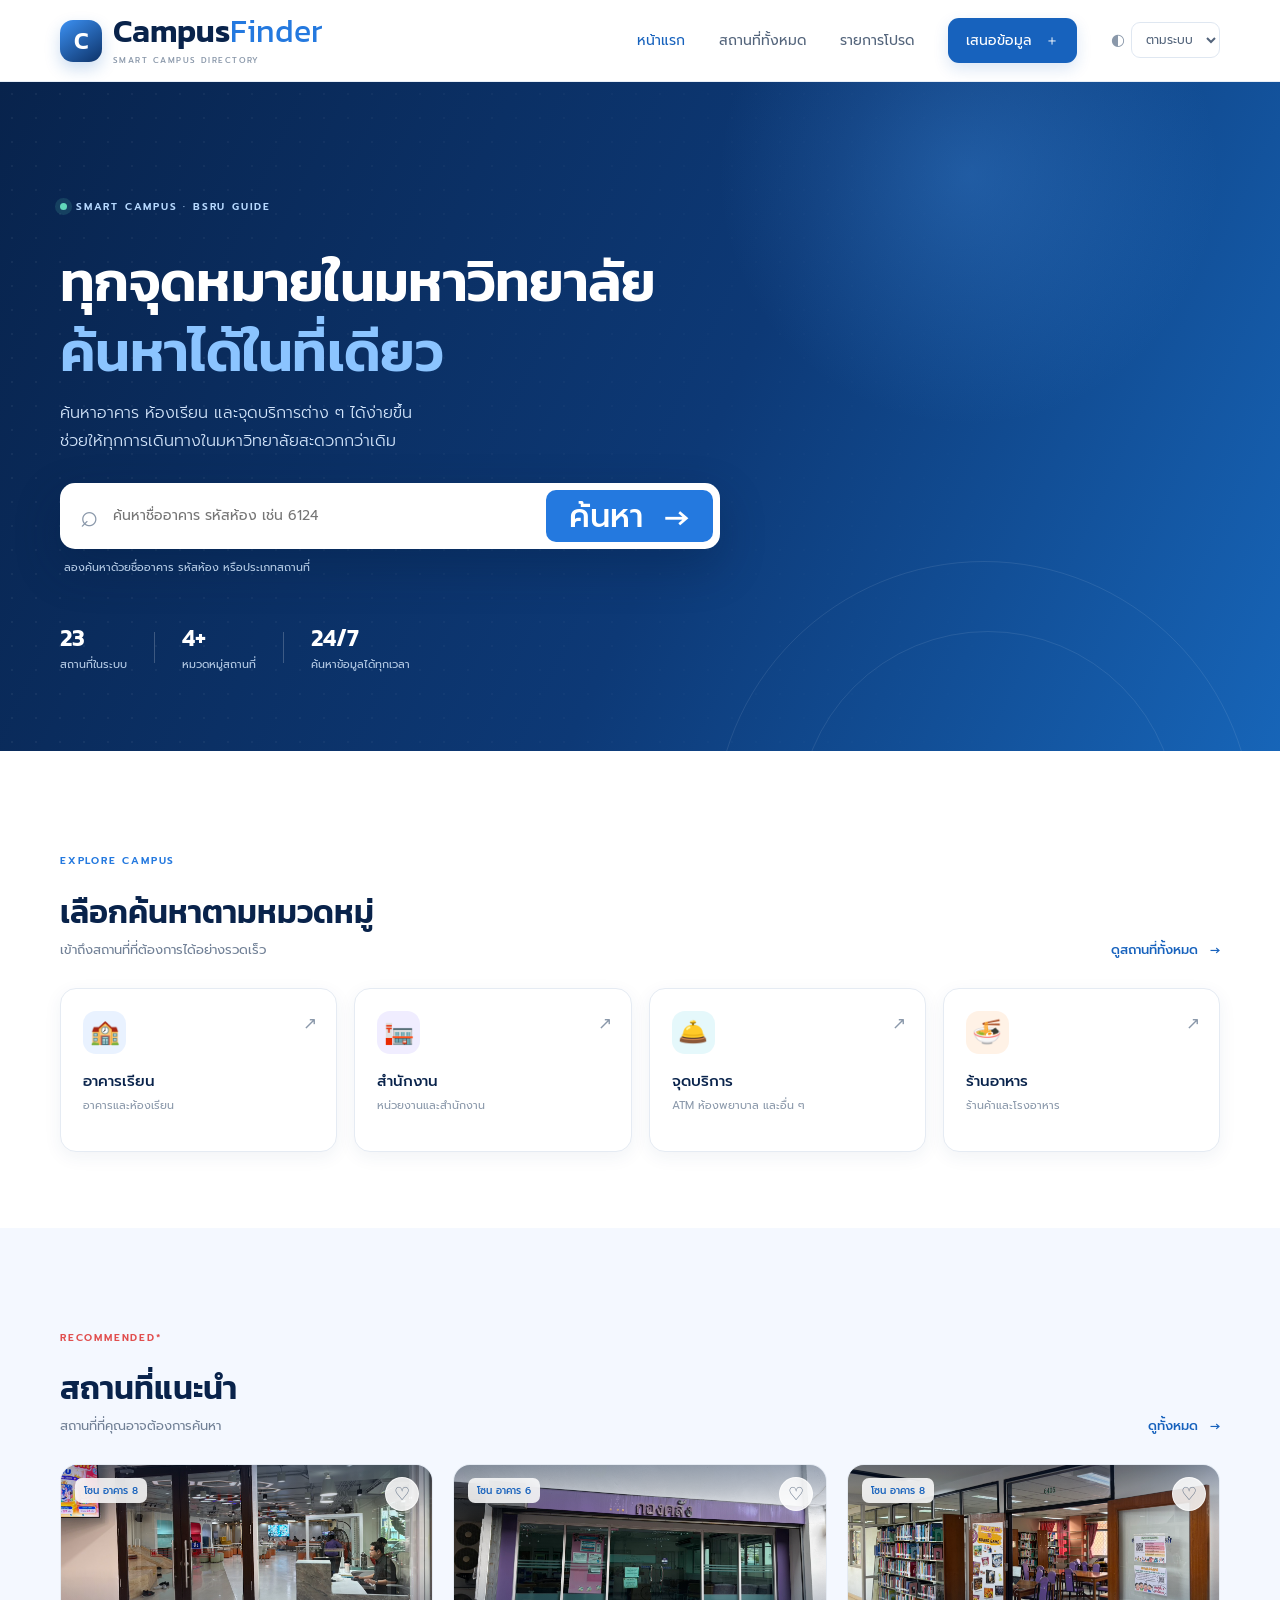
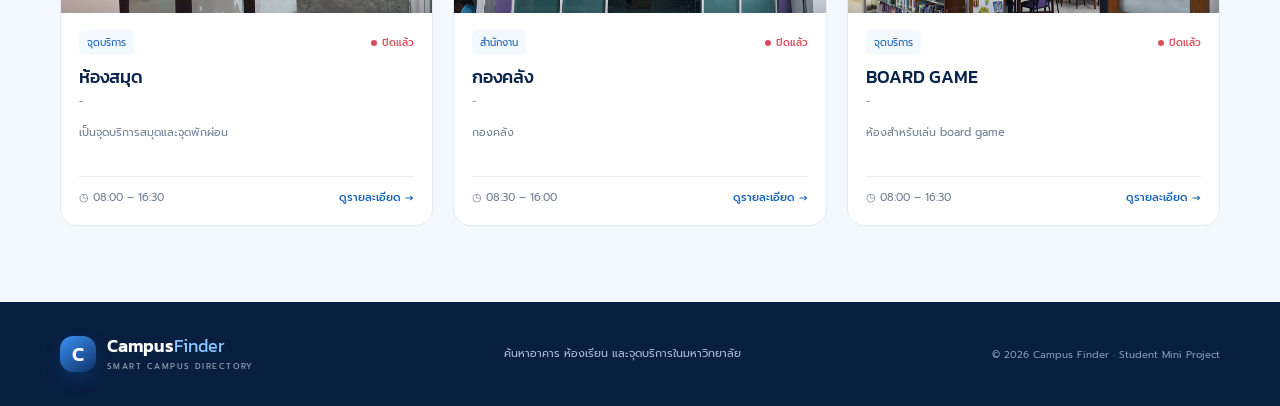
<file: index.html>
<!doctype html>
<html lang="th">
<head>
  <meta charset="utf-8">
  <meta name="viewport" content="width=device-width, initial-scale=1">
  <meta name="description" content="Campus Finder เว็บไซต์ค้นหาอาคาร ห้องเรียน และจุดบริการภายในมหาวิทยาลัย">
  <title>Campus Finder | ค้นหาสถานที่ในมหาวิทยาลัย</title>

  <link rel="preconnect" href="https://fonts.googleapis.com">
  <link rel="preconnect" href="https://fonts.gstatic.com" crossorigin>
  <link href="https://fonts.googleapis.com/css2?family=Kanit:wght@300;400;500;600;700&family=Prompt:wght@300;400;500;600;700&display=swap" rel="stylesheet">

  <script src="js/theme.js"></script>

  <link rel="stylesheet" href="css/style.css">
  <script src="js/main.js" defer></script>
  <script src="js/home.js" defer></script>
</head>
<body>

  <header class="site-header">
    <nav class="nav container" aria-label="เมนูหลัก">
      <a class="brand" href="index.html">
        <span class="brand-mark">C</span>
        <span>Campus<span class="brand-light">Finder</span><small>SMART CAMPUS DIRECTORY</small></span>
      </a>
      <button class="menu-toggle" aria-label="เปิดเมนู" aria-expanded="false">☰</button>
      <div class="nav-links">
        <a class="active" href="index.html">หน้าแรก</a>
        <a href="places.html">สถานที่ทั้งหมด</a>
        <a href="favorites.html">รายการโปรด</a>
        <a class="nav-cta" href="suggest.html">เสนอข้อมูล <span>＋</span></a>
        <div class="theme-switch">
          <span aria-hidden="true">◐</span>
          <label class="sr-only" for="theme-select">เลือกธีมหน้าจอ</label>
          <select class="theme-select" id="theme-select">
            <option value="system">ตามระบบ</option>
            <option value="light">สว่าง</option>
            <option value="dark">มืด</option>
          </select>
        </div>
      </div>
    </nav>
  </header>

  <main>
    <section class="hero">
      <div class="hero-glow"></div>
      <div class="container hero-content">
        <div class="eyebrow"><span class="pulse-dot"></span> SMART CAMPUS · BSRU GUIDE</div>
        <h1>ทุกจุดหมายในมหาวิทยาลัย<br><span>ค้นหาได้ในที่เดียว</span></h1>
        <p class="hero-copy">
          ค้นหาอาคาร ห้องเรียน และจุดบริการต่าง ๆ ได้ง่ายขึ้น<br class="desktop-only">
          ช่วยให้ทุกการเดินทางในมหาวิทยาลัยสะดวกกว่าเดิม
        </p>

        <form class="hero-search" id="home-search">
          <span class="search-icon" aria-hidden="true">⌕</span>
          <label class="sr-only" for="home-query">ค้นหาชื่ออาคารหรือรหัสห้อง</label>
          <input id="home-query" name="q" type="search" placeholder="ค้นหาชื่ออาคาร รหัสห้อง เช่น 6124" autocomplete="off">
          <button type="submit">ค้นหา <span>→</span></button>
        </form>
        <p class="search-hint">ลองค้นหาด้วยชื่ออาคาร รหัสห้อง หรือประเภทสถานที่</p>

        <div class="hero-stats">
          <div><strong id="total-places">—</strong><span>สถานที่ในระบบ</span></div>
          <i></i>
          <div><strong>4+</strong><span>หมวดหมู่สถานที่</span></div>
          <i></i>
          <div><strong>24/7</strong><span>ค้นหาข้อมูลได้ทุกเวลา</span></div>
        </div>
      </div>
      <div class="hero-orb orb-one"></div>
      <div class="hero-orb orb-two"></div>
    </section>

    <section class="section container">
      <div class="section-heading">
        <div>
          <span class="eyebrow blue">EXPLORE CAMPUS</span>
          <h2 font-size=32px>เลือกค้นหาตามหมวดหมู่</h2>
          <p>เข้าถึงสถานที่ที่ต้องการได้อย่างรวดเร็ว</p>
        </div>
        <a class="text-link" href="places.html">ดูสถานที่ทั้งหมด <span>→</span></a>
      </div>

      <div class="category-grid">
        <a class="category-card" href="places.html?type=อาคารเรียน">
          <span class="category-icon icon-blue">🏫</span>
          <strong>อาคารเรียน</strong>
          <small>อาคารและห้องเรียน</small>
          <span class="category-arrow">↗</span>
        </a>
        <a class="category-card" href="places.html?type=สำนักงาน">
          <span class="category-icon icon-violet">🏣</span>
          <strong>สำนักงาน</strong>
          <small>หน่วยงานและสำนักงาน</small>
          <span class="category-arrow">↗</span>
        </a>
        <a class="category-card" href="places.html?type=จุดบริการ">
          <span class="category-icon icon-cyan">🛎️</span>
          <strong>จุดบริการ</strong>
          <small>ATM ห้องพยาบาล และอื่น ๆ</small>
          <span class="category-arrow">↗</span>
        </a>
        <a class="category-card" href="places.html?type=ร้านอาหาร">
          <span class="category-icon icon-orange">🍜</span>
          <strong>ร้านอาหาร</strong>
          <small>ร้านค้าและโรงอาหาร</small>
          <span class="category-arrow">↗</span>
        </a>
      </div>
    </section>

    <section class="section section-soft">
      <div class="container">
        <div class="section-heading">
          <div>
            <span class="eyebrow red">RECOMMENDED*</span>
            <h2>สถานที่แนะนำ</h2>
            <p>สถานที่ที่คุณอาจต้องการค้นหา</p>
          </div>
          <a class="text-link" href="places.html">ดูทั้งหมด <span>→</span></a>
        </div>
        <div class="place-grid" id="featured-places">
          <div class="loading-state">กำลังโหลดข้อมูลสถานที่...</div>
        </div>
      </div>
    </section>

  <footer class="site-footer">
    <div class="container footer-inner">
      <a class="brand footer-brand" href="index.html">
        <span class="brand-mark">C</span>
        <span>Campus<span class="brand-light">Finder</span><small>SMART CAMPUS DIRECTORY</small></span>
      </a>
      <p>ค้นหาอาคาร ห้องเรียน และจุดบริการในมหาวิทยาลัย</p>
      <small>© 2026 Campus Finder · Student Mini Project</small>
    </div>
  </footer>
</body>
</html>
</file>
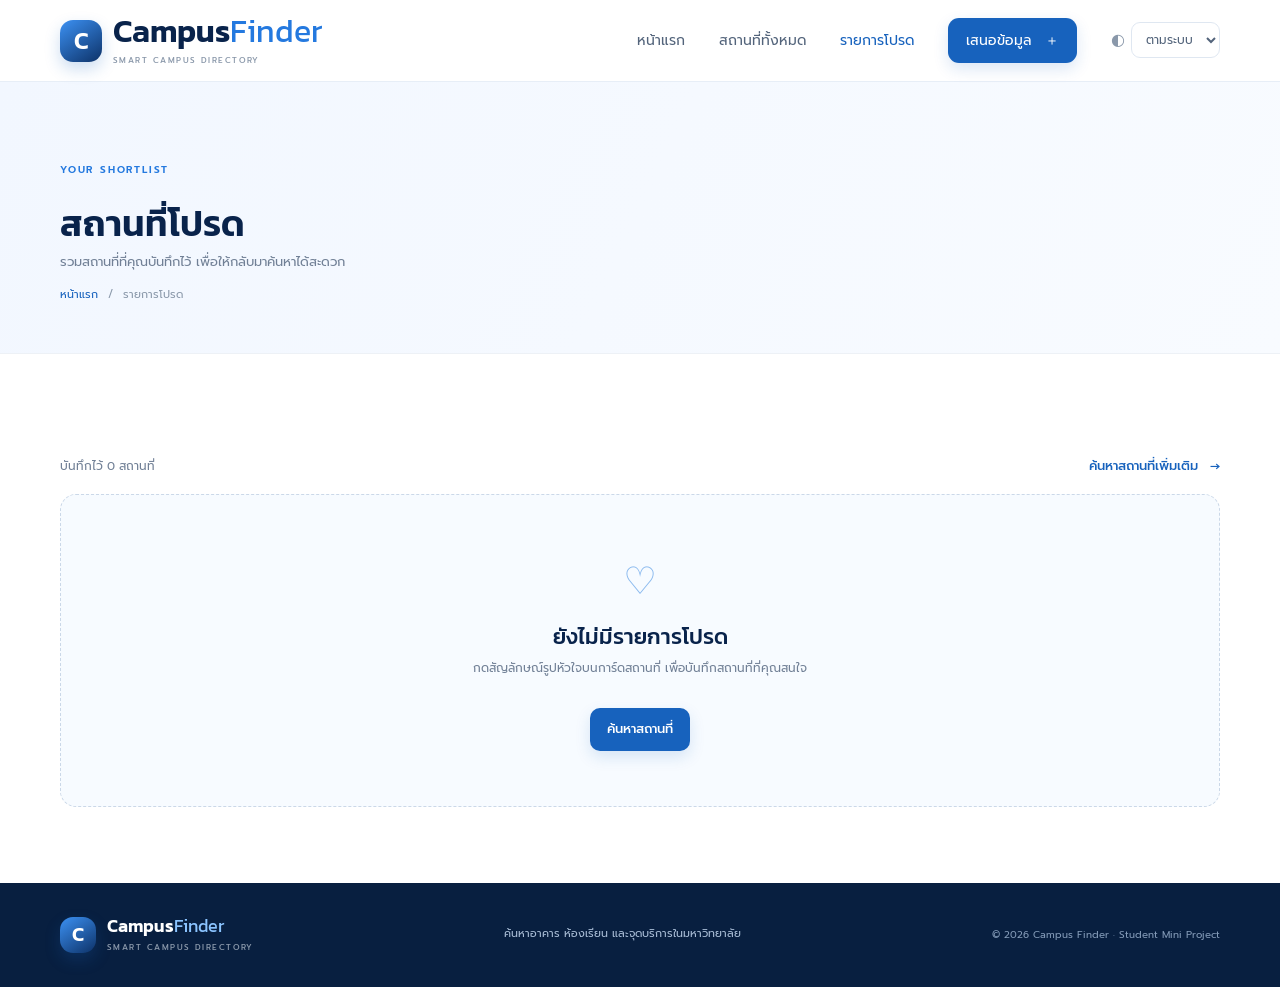
<file: favorites.html>
<!doctype html>
<html lang="th">
<head>
  <meta charset="utf-8">
  <meta name="viewport" content="width=device-width, initial-scale=1">
  <meta name="description" content="สถานที่โปรดของคุณ">
  <title>รายการโปรด | Campus Finder</title>

  <link rel="preconnect" href="https://fonts.googleapis.com">
  <link rel="preconnect" href="https://fonts.gstatic.com" crossorigin>
  <link href="https://fonts.googleapis.com/css2?family=Kanit:wght@300;400;500;600;700&family=Prompt:wght@300;400;500;600;700&display=swap" rel="stylesheet">

  <script src="js/theme.js"></script>

  <link rel="stylesheet" href="css/style.css">
  <script src="js/main.js" defer></script>
  <script src="js/favorites.js" defer></script>
</head>
<body>

  <header class="site-header">
    <nav class="nav container" aria-label="เมนูหลัก">
      <a class="brand" href="index.html">
        <span class="brand-mark">C</span>
        <span>Campus<span class="brand-light">Finder</span><small>SMART CAMPUS DIRECTORY</small></span>
      </a>
      <button class="menu-toggle" aria-label="เปิดเมนู" aria-expanded="false">☰</button>
      <div class="nav-links">
        <a href="index.html">หน้าแรก</a>
        <a href="places.html">สถานที่ทั้งหมด</a>
        <a class="active" href="favorites.html">รายการโปรด</a>
        <a class="nav-cta" href="suggest.html">เสนอข้อมูล <span>＋</span></a>
        <div class="theme-switch">
          <span aria-hidden="true">◐</span>
          <label class="sr-only" for="theme-select">เลือกธีมหน้าจอ</label>
          <select class="theme-select" id="theme-select">
            <option value="system">ตามระบบ</option>
            <option value="light">สว่าง</option>
            <option value="dark">มืด</option>
          </select>
        </div>
      </div>
    </nav>
  </header>

  <main>
    <section class="page-banner">
      <div class="container">
        <span class="eyebrow blue">YOUR SHORTLIST</span>
        <h1>สถานที่โปรด</h1>
        <p>รวมสถานที่ที่คุณบันทึกไว้ เพื่อให้กลับมาค้นหาได้สะดวก</p>
        <div class="breadcrumb">
          <a href="index.html">หน้าแรก</a>
          <span>/</span>
          <span>รายการโปรด</span>
        </div>
      </div>
    </section>

    <section class="section container">
      <div class="results-toolbar">
        <p id="favorite-count" aria-live="polite">สถานที่ที่บันทึกไว้</p>
        <a class="text-link" href="places.html">ค้นหาสถานที่เพิ่มเติม <span>→</span></a>
      </div>

      <div class="place-grid" id="favorites-list"></div>

      <div class="empty-state hidden" id="favorites-empty">
        <span>♡</span>
        <h2>ยังไม่มีรายการโปรด</h2>
        <p>กดสัญลักษณ์รูปหัวใจบนการ์ดสถานที่ เพื่อบันทึกสถานที่ที่คุณสนใจ</p>
        <a class="button button-primary" href="places.html">ค้นหาสถานที่</a>
      </div>
    </section>
  </main>

  <footer class="site-footer">
    <div class="container footer-inner">
      <a class="brand footer-brand" href="index.html">
        <span class="brand-mark">C</span>
        <span>Campus<span class="brand-light">Finder</span><small>SMART CAMPUS DIRECTORY</small></span>
      </a>
      <p>ค้นหาอาคาร ห้องเรียน และจุดบริการในมหาวิทยาลัย</p>
      <small>© 2026 Campus Finder · Student Mini Project</small>
    </div>
  </footer>
</body>
</html>
</file>
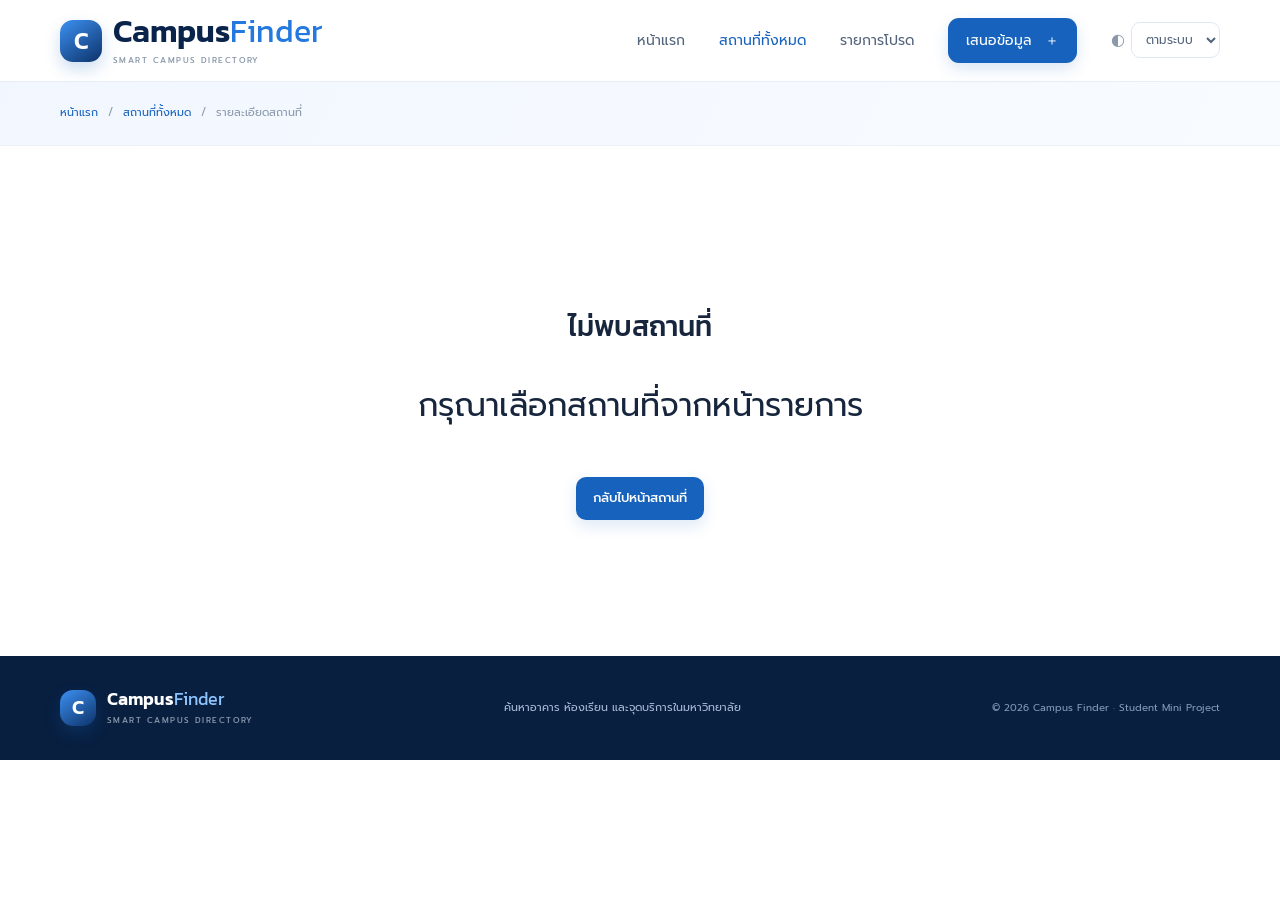
<file: place.html>
<!doctype html>
<html lang="th">
<head>
  <meta charset="utf-8">
  <meta name="viewport" content="width=device-width, initial-scale=1">
  <meta name="description" content="รายละเอียดสถานที่ภายในมหาวิทยาลัย">
  <title>รายละเอียดสถานที่ | Campus Finder</title>

  <link rel="preconnect" href="https://fonts.googleapis.com">
  <link rel="preconnect" href="https://fonts.gstatic.com" crossorigin>
  <link href="https://fonts.googleapis.com/css2?family=Kanit:wght@300;400;500;600;700&family=Prompt:wght@300;400;500;600;700&display=swap" rel="stylesheet">

  <script src="js/theme.js"></script>

  <link rel="stylesheet" href="css/style.css">
  <script src="js/main.js" defer></script>
  <script src="js/place.js" defer></script>
</head>
<body>

  <header class="site-header">
    <nav class="nav container" aria-label="เมนูหลัก">
      <a class="brand" href="index.html">
        <span class="brand-mark">C</span>
        <span>Campus<span class="brand-light">Finder</span><small>SMART CAMPUS DIRECTORY</small></span>
      </a>
      <button class="menu-toggle" aria-label="เปิดเมนู" aria-expanded="false">☰</button>
      <div class="nav-links">
        <a href="index.html">หน้าแรก</a>
        <a class="active" href="places.html">สถานที่ทั้งหมด</a>
        <a href="favorites.html">รายการโปรด</a>
        <a class="nav-cta" href="suggest.html">เสนอข้อมูล <span>＋</span></a>
        <div class="theme-switch">
          <span aria-hidden="true">◐</span>
          <label class="sr-only" for="theme-select">เลือกธีมหน้าจอ</label>
          <select class="theme-select" id="theme-select">
            <option value="system">ตามระบบ</option>
            <option value="light">สว่าง</option>
            <option value="dark">มืด</option>
          </select>
        </div>
      </div>
    </nav>
  </header>

  <main>
    <section class="page-banner compact-banner">
      <div class="container">
        <div class="breadcrumb">
          <a href="index.html">หน้าแรก</a>
          <span>/</span>
          <a href="places.html">สถานที่ทั้งหมด</a>
          <span>/</span>
          <span>รายละเอียดสถานที่</span>
        </div>
      </div>
    </section>

    <section class="section container" id="place-detail">
      <div class="loading-state">กำลังโหลดรายละเอียด...</div>
    </section>
  </main>

  <footer class="site-footer">
    <div class="container footer-inner">
      <a class="brand footer-brand" href="index.html">
        <span class="brand-mark">C</span>
        <span>Campus<span class="brand-light">Finder</span><small>SMART CAMPUS DIRECTORY</small></span>
      </a>
      <p>ค้นหาอาคาร ห้องเรียน และจุดบริการในมหาวิทยาลัย</p>
      <small>© 2026 Campus Finder · Student Mini Project</small>
    </div>
  </footer>
</body>
</html>
</file>
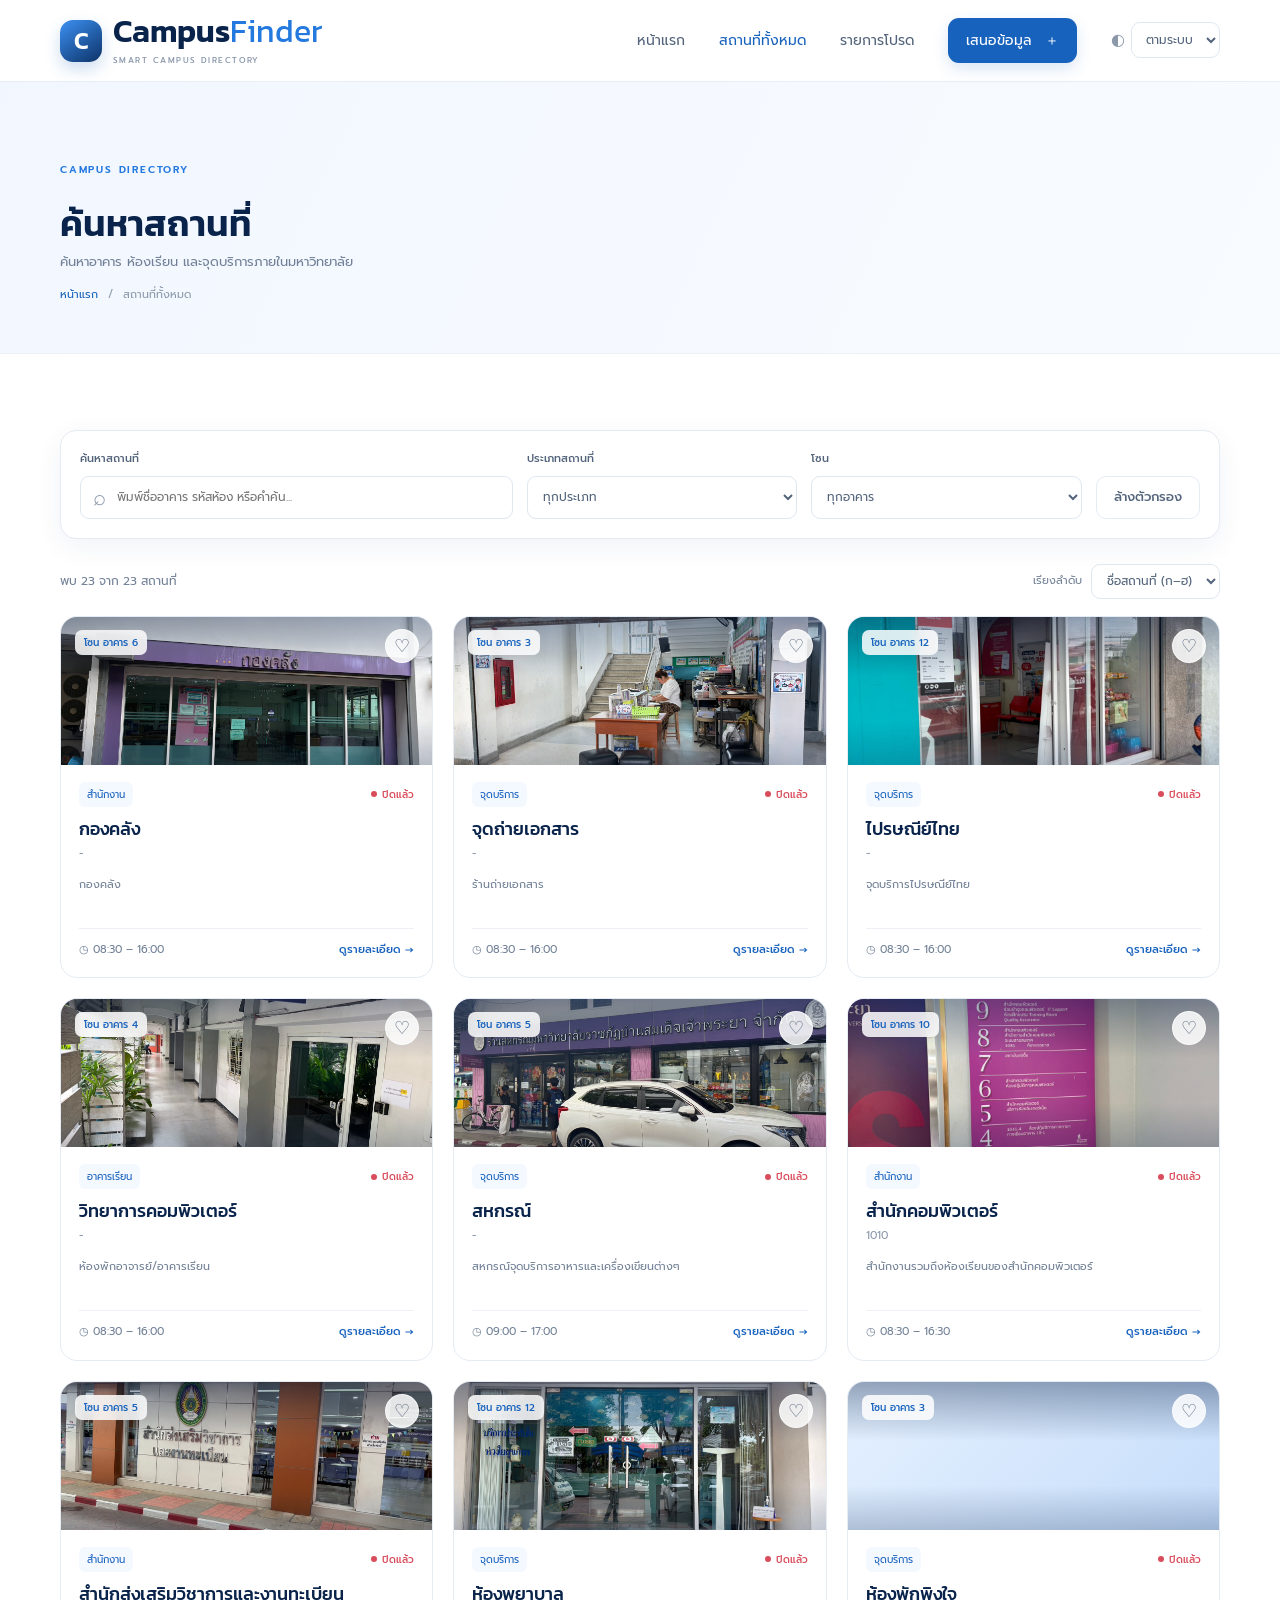
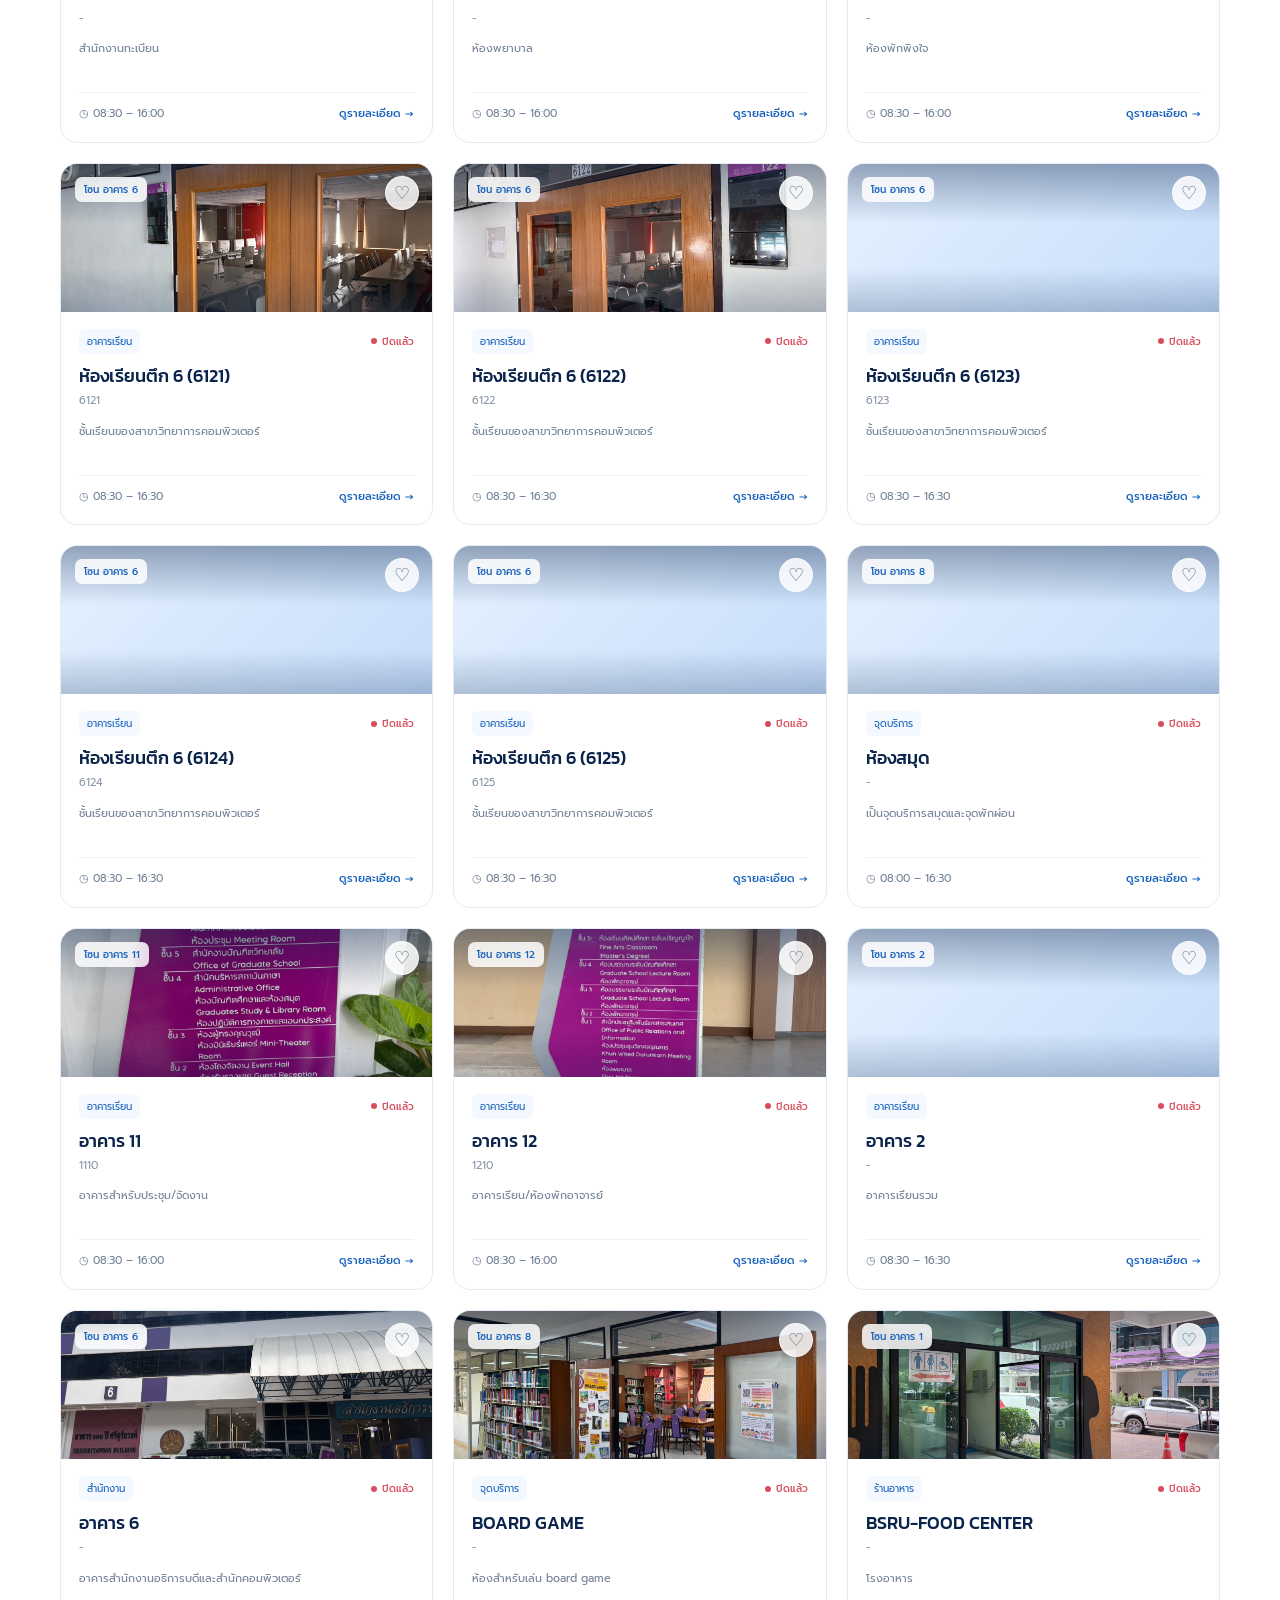
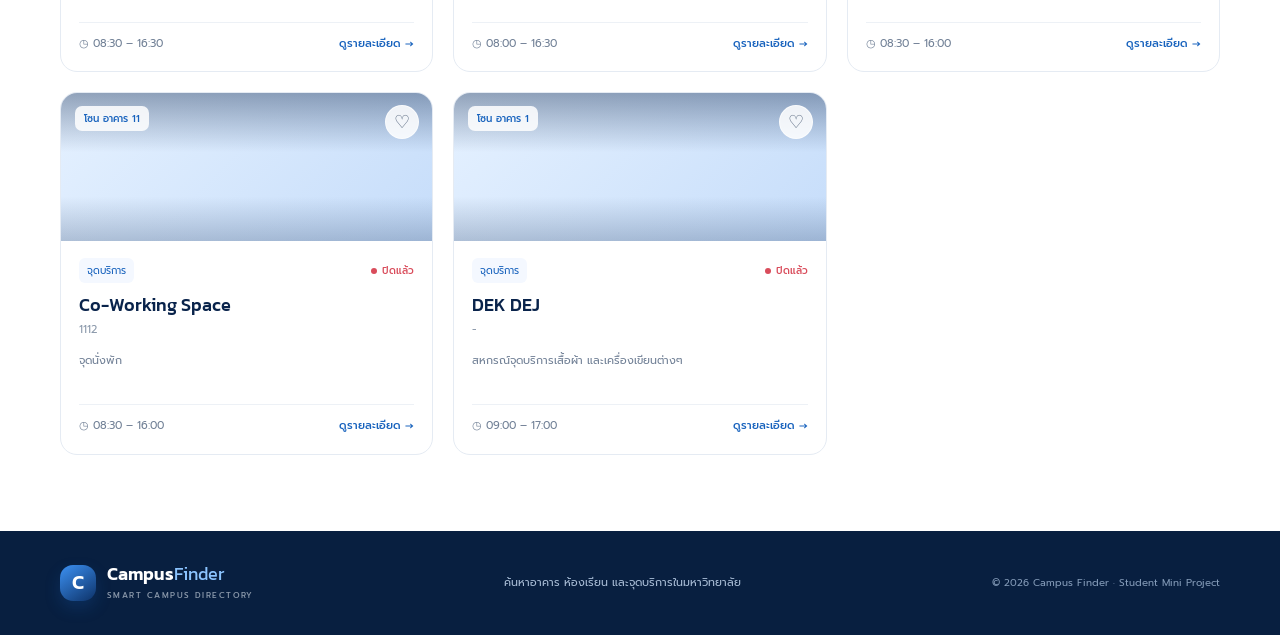
<file: places.html>
<!doctype html>
<html lang="th">
<head>
  <meta charset="utf-8">
  <meta name="viewport" content="width=device-width, initial-scale=1">
  <meta name="description" content="ค้นหาและกรองสถานที่ภายในมหาวิทยาลัย">
  <title>สถานที่ทั้งหมด | Campus Finder</title>

  <link rel="preconnect" href="https://fonts.googleapis.com">
  <link rel="preconnect" href="https://fonts.gstatic.com" crossorigin>
  <link href="https://fonts.googleapis.com/css2?family=Kanit:wght@300;400;500;600;700&family=Prompt:wght@300;400;500;600;700&display=swap" rel="stylesheet">

  <script src="js/theme.js"></script>

  <link rel="stylesheet" href="css/style.css">
  <script src="js/main.js" defer></script>
  <script src="js/places.js" defer></script>
</head>
<body>

  <header class="site-header">
    <nav class="nav container" aria-label="เมนูหลัก">
      <a class="brand" href="index.html">
        <span class="brand-mark">C</span>
        <span>Campus<span class="brand-light">Finder</span><small>SMART CAMPUS DIRECTORY</small></span>
      </a>
      <button class="menu-toggle" aria-label="เปิดเมนู" aria-expanded="false">☰</button>
      <div class="nav-links">
        <a href="index.html">หน้าแรก</a>
        <a class="active" href="places.html">สถานที่ทั้งหมด</a>
        <a href="favorites.html">รายการโปรด</a>
        <a class="nav-cta" href="suggest.html">เสนอข้อมูล <span>＋</span></a>
        <div class="theme-switch">
          <span aria-hidden="true">◐</span>
          <label class="sr-only" for="theme-select">เลือกธีมหน้าจอ</label>
          <select class="theme-select" id="theme-select">
            <option value="system">ตามระบบ</option>
            <option value="light">สว่าง</option>
            <option value="dark">มืด</option>
          </select>
        </div>
      </div>
    </nav>
  </header>

  <main>
    <section class="page-banner">
      <div class="container">
        <span class="eyebrow blue">CAMPUS DIRECTORY</span>
        <h1>ค้นหาสถานที่</h1>
        <p>ค้นหาอาคาร ห้องเรียน และจุดบริการภายในมหาวิทยาลัย</p>
        <div class="breadcrumb">
          <a href="index.html">หน้าแรก</a>
          <span>/</span>
          <span>สถานที่ทั้งหมด</span>
        </div>
      </div>
    </section>

    <section class="section container">
      <div class="filter-panel">
        <div class="filter-search">
          <label for="place-search">ค้นหาสถานที่</label>
          <div class="input-with-icon">
            <span>⌕</span>
            <input id="place-search" type="search" placeholder="พิมพ์ชื่ออาคาร รหัสห้อง หรือคำค้น..." autocomplete="off">
          </div>
        </div>

        <div class="filter-field">
          <label for="type-filter">ประเภทสถานที่</label>
          <select id="type-filter">
            <option value="">ทุกประเภท</option>
            <option>อาคารเรียน</option>
            <option>สำนักงาน</option>
            <option>จุดบริการ</option>
            <option>ร้านอาหาร</option>
          </select>
        </div>

        <div class="filter-field">
          <label for="zone-filter">โซน</label>
          <select id="zone-filter">
            <option value="">ทุกอาคาร</option>
          </select>
        </div>

        <button class="button button-ghost filter-reset" id="reset-filters" type="button">ล้างตัวกรอง</button>
      </div>

      <div class="results-toolbar">
        <p id="result-count" aria-live="polite">กำลังโหลด...</p>
        <label class="sort-control" for="sort-filter">
          เรียงลำดับ
          <select id="sort-filter">
            <option value="name">ชื่อสถานที่ (ก–ฮ)</option>
            <option value="zone">อาคาร</option>
          </select>
        </label>
      </div>

      <div class="place-grid" id="places-list">
        <div class="loading-state">กำลังโหลดข้อมูลสถานที่...</div>
      </div>

      <div class="empty-state hidden" id="empty-state">
        <span>⌕</span>
        <h2>ไม่พบสถานที่ที่ค้นหา</h2>
        <p>ลองเปลี่ยนคำค้นหาหรือล้างตัวกรอง</p>
        <button class="button button-primary" id="empty-reset" type="button">ล้างตัวกรอง</button>
      </div>
    </section>
  </main>

  <footer class="site-footer">
    <div class="container footer-inner">
      <a class="brand footer-brand" href="index.html">
        <span class="brand-mark">C</span>
        <span>Campus<span class="brand-light">Finder</span><small>SMART CAMPUS DIRECTORY</small></span>
      </a>
      <p>ค้นหาอาคาร ห้องเรียน และจุดบริการในมหาวิทยาลัย</p>
      <small>© 2026 Campus Finder · Student Mini Project</small>
    </div>
  </footer>
</body>
</html>
</file>
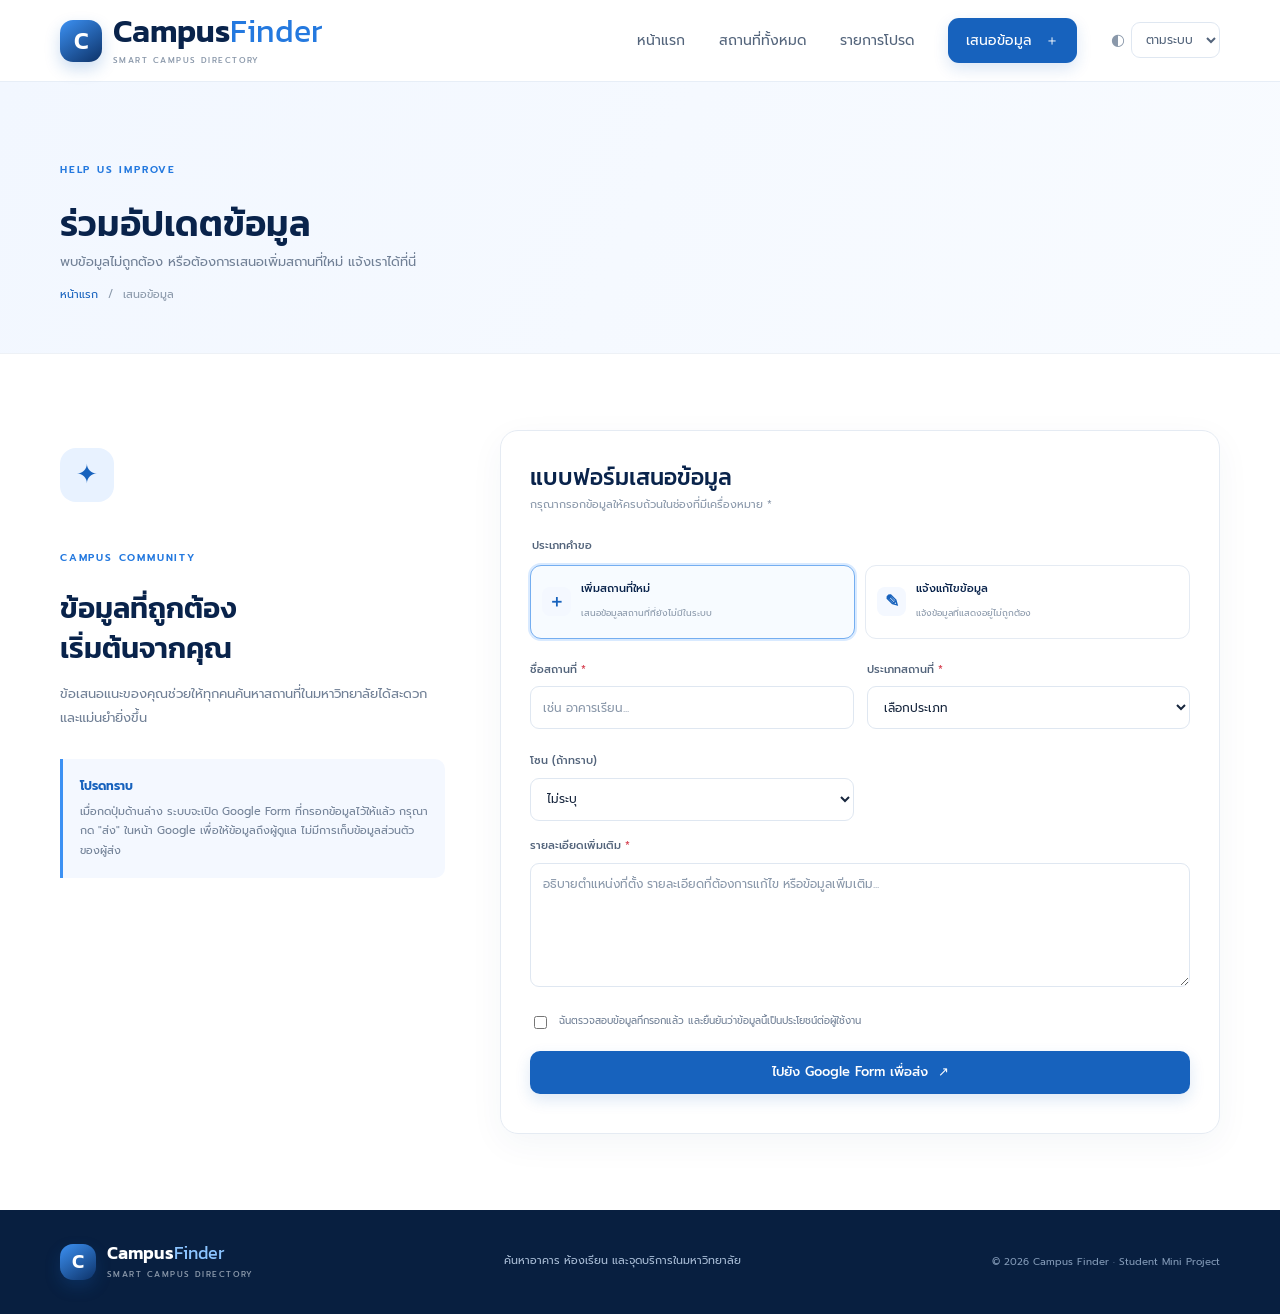
<file: suggest.html>
<!doctype html>
<html lang="th">
<head>
  <meta charset="utf-8">
  <meta name="viewport" content="width=device-width, initial-scale=1">
  <meta name="description" content="เสนอเพิ่มสถานที่หรือแจ้งแก้ไขข้อมูล">
  <title>เสนอข้อมูล | Campus Finder</title>

  <link rel="preconnect" href="https://fonts.googleapis.com">
  <link rel="preconnect" href="https://fonts.gstatic.com" crossorigin>
  <link href="https://fonts.googleapis.com/css2?family=Kanit:wght@300;400;500;600;700&family=Prompt:wght@300;400;500;600;700&display=swap" rel="stylesheet">

  <script src="js/theme.js"></script>

  <link rel="stylesheet" href="css/style.css">
  <script src="js/main.js" defer></script>
  <script src="js/suggest.js" defer></script>
</head>
<body>

  <header class="site-header">
    <nav class="nav container" aria-label="เมนูหลัก">
      <a class="brand" href="index.html">
        <span class="brand-mark">C</span>
        <span>Campus<span class="brand-light">Finder</span><small>SMART CAMPUS DIRECTORY</small></span>
      </a>
      <button class="menu-toggle" aria-label="เปิดเมนู" aria-expanded="false">☰</button>
      <div class="nav-links">
        <a href="index.html">หน้าแรก</a>
        <a href="places.html">สถานที่ทั้งหมด</a>
        <a href="favorites.html">รายการโปรด</a>
        <a class="nav-cta active" href="suggest.html">เสนอข้อมูล <span>＋</span></a>
        <div class="theme-switch">
          <span aria-hidden="true">◐</span>
          <label class="sr-only" for="theme-select">เลือกธีมหน้าจอ</label>
          <select class="theme-select" id="theme-select">
            <option value="system">ตามระบบ</option>
            <option value="light">สว่าง</option>
            <option value="dark">มืด</option>
          </select>
        </div>
      </div>
    </nav>
  </header>

  <main>
    <section class="page-banner">
      <div class="container">
        <span class="eyebrow blue">HELP US IMPROVE</span>
        <h1>ร่วมอัปเดตข้อมูล</h1>
        <p>พบข้อมูลไม่ถูกต้อง หรือต้องการเสนอเพิ่มสถานที่ใหม่ แจ้งเราได้ที่นี่</p>
        <div class="breadcrumb">
          <a href="index.html">หน้าแรก</a>
          <span>/</span>
          <span>เสนอข้อมูล</span>
        </div>
      </div>
    </section>

    <section class="section container form-layout">
      <aside class="form-aside">
        <div class="aside-icon">✦</div>
        <span class="eyebrow blue">CAMPUS COMMUNITY</span>
        <h2>ข้อมูลที่ถูกต้อง<br>เริ่มต้นจากคุณ</h2>
        <p>ข้อเสนอแนะของคุณช่วยให้ทุกคนค้นหาสถานที่ในมหาวิทยาลัยได้สะดวกและแม่นยำยิ่งขึ้น</p>
        <div class="aside-note">
          <strong>โปรดทราบ</strong>
          <span>เมื่อกดปุ่มด้านล่าง ระบบจะเปิด Google Form ที่กรอกข้อมูลไว้ให้แล้ว กรุณากด "ส่ง" ในหน้า Google เพื่อให้ข้อมูลถึงผู้ดูแล ไม่มีการเก็บข้อมูลส่วนตัวของผู้ส่ง</span>
        </div>
      </aside>

      <form class="suggest-form" id="suggest-form" novalidate>
        <div class="form-title">
          <h2>แบบฟอร์มเสนอข้อมูล</h2>
          <p>กรุณากรอกข้อมูลให้ครบถ้วนในช่องที่มีเครื่องหมาย *</p>
        </div>

        <fieldset>
          <legend>ประเภทคำขอ</legend>
          <div class="radio-cards">
            <label class="radio-card">
              <input type="radio" name="requestType" value="เพิ่มสถานที่ใหม่" checked>
              <span>
                <b>＋</b>
                <strong>เพิ่มสถานที่ใหม่</strong>
                <small>เสนอข้อมูลสถานที่ที่ยังไม่มีในระบบ</small>
              </span>
            </label>
            <label class="radio-card">
              <input type="radio" name="requestType" value="แจ้งแก้ไขข้อมูล">
              <span>
                <b>✎</b>
                <strong>แจ้งแก้ไขข้อมูล</strong>
                <small>แจ้งข้อมูลที่แสดงอยู่ไม่ถูกต้อง</small>
              </span>
            </label>
          </div>
        </fieldset>

        <div class="form-grid">
          <div class="form-field hidden" id="existing-place-field">
            <label for="existing-place">เลือกสถานที่ที่ต้องการแก้ไข <em>*</em></label>
            <select id="existing-place" name="placeId">
              <option value="">เลือกสถานที่</option>
            </select>
            <small class="field-error" id="place-error"></small>
          </div>

          <div class="form-field" id="new-place-field">
            <label for="place-name">ชื่อสถานที่ <em>*</em></label>
            <input id="place-name" name="placeName" required minlength="2" maxlength="100" placeholder="เช่น อาคารเรียน...">
            <small class="field-error" id="name-error"></small>
          </div>

          <div class="form-field">
            <label for="place-type">ประเภทสถานที่ <em>*</em></label>
            <select id="place-type" name="placeType" required>
              <option value="">เลือกประเภท</option>
              <option>อาคารเรียน</option>
              <option>สำนักงาน</option>
              <option>จุดบริการ</option>
              <option>ร้านอาหาร</option>
            </select>
            <small class="field-error" id="type-error"></small>
          </div>

          <div class="form-field">
            <label for="place-zone">โซน (ถ้าทราบ)</label>
            <select id="place-zone" name="placeZone">
              <option value="">ไม่ระบุ</option>
            </select>
          </div>

          <div class="form-field full-field">
            <label for="details">รายละเอียดเพิ่มเติม <em>*</em></label>
            <textarea id="details" name="details" required minlength="10" maxlength="1000" rows="5" placeholder="อธิบายตำแหน่งที่ตั้ง รายละเอียดที่ต้องการแก้ไข หรือข้อมูลเพิ่มเติม..."></textarea>
            <small class="field-error" id="details-error"></small>
          </div>
        </div>

        <label class="consent-check">
          <input type="checkbox" id="confirm" required>
          <span>ฉันตรวจสอบข้อมูลที่กรอกแล้ว และยืนยันว่าข้อมูลนี้เป็นประโยชน์ต่อผู้ใช้งาน</span>
        </label>
        <small class="field-error" id="confirm-error"></small>

        <button class="button button-primary submit-button" type="submit">ไปยัง Google Form เพื่อส่ง <span>↗</span></button>
        <p class="form-message" id="form-message" role="status" aria-live="polite"></p>
      </form>
    </section>
  </main>

  <footer class="site-footer">
    <div class="container footer-inner">
      <a class="brand footer-brand" href="index.html">
        <span class="brand-mark">C</span>
        <span>Campus<span class="brand-light">Finder</span><small>SMART CAMPUS DIRECTORY</small></span>
      </a>
      <p>ค้นหาอาคาร ห้องเรียน และจุดบริการในมหาวิทยาลัย</p>
      <small>© 2026 Campus Finder · Student Mini Project</small>
    </div>
  </footer>
</body>
</html>
</file>
<file: css/style.css>
:root {
  --blue-950: #09234b;
  --blue-900: #0d3268;
  --blue-800: #12458d;
  --blue-700: #1762bd;
  --blue-600: #2479df;
  --blue-500: #3c91f3;
  --blue-100: #e8f2ff;
  --blue-50: #f4f8ff;
  --ink: #17263d;
  --muted: #718096;
  --line: #e5ebf3;
  --white: #fff;
  --green: #159568;
  --red: #d94c5b;
  --shadow: 0 16px 45px rgba(17,55,105,.09);
  --radius: 18px;

  --bg: #fff;
  --surface: #fff;
  --surface-soft: #f7fbff;
  --text-soft: #53647b;
  --text-subtle: #8a98aa;
  --accent-text: #1762bd;
  --line-soft: #edf1f6;
  --input-border: #dfe7f1;
  --border-dashed: #cbd8e8;
  --border-hover: #c5dcf8;
  --focus-border: #75aef0;
  --focus-ring: #d9eaff;
  --header-bg: rgba(255,255,255,.94);
  --header-border: rgba(225,234,245,.8);
  --banner-bg: linear-gradient(115deg,#f2f7ff,#f8fbff);
  --visual-bg: linear-gradient(135deg,#e5f1ff,#c6ddfa);
  --visual-icon: #2368b3;
  --chip-bg: #ffffffd9;
  --chip-border: #ffffffa8;
  --icon-blue-bg: #e9f2ff;
  --icon-violet-bg: #f0edff;
  --icon-cyan-bg: #e5f8fb;
  --icon-orange-bg: #fff2e6;
  color-scheme: light;
}

* {
  box-sizing: border-box;
}

html {
  scroll-behavior: smooth;
}

body {
  margin: 0;
  color: var(--ink);
  font-family: "Prompt",sans-serif;
  font-size: 15px;
  line-height: 1.7;
  background: var(--bg);
  transition: background-color .25s, color .25s;
}

a {
  color: inherit;
  text-decoration: none;
}

button,
input,
select,
textarea {
  font: inherit;
}

button,
a,
select {
  -webkit-tap-highlight-color: transparent;
}

button:focus-visible,
a:focus-visible,
input:focus-visible,
select:focus-visible,
textarea:focus-visible {
  outline: 3px solid #8fc2ff;
  outline-offset: 3px;
}

.container {
  width: min(1160px,calc(100% - 44px));
  margin-inline: auto;
  font-size: 32px;
}

.sr-only {
  position: absolute;
  width: 1px;
  height: 1px;
  padding: 0;
  margin: -1px;
  overflow: hidden;
  clip: rect(0,0,0,0);
  white-space: nowrap;
  border: 0;
}

.site-header {
  height: 82px;
  background: var(--header-bg);
  border-bottom: 1px solid var(--header-border);
  position: sticky;
  top: 0;
  z-index: 20;
  backdrop-filter: blur(16px);
}

.nav {
  height: 100%;
  display: flex;
  align-items: center;
  justify-content: space-between;
}

.brand {
  display: flex;
  align-items: center;
  gap: 11px;
  font-family: "Kanit",sans-serif;
  font-size: 32px;
  font-weight: 600;
  line-height: 1.05;
  color: var(--blue-950);
}

.brand-mark {
  width: 42px;
  height: 42px;
  border-radius: 13px;
  display: grid;
  place-items: center;
  color: #fff;
  background: linear-gradient(145deg,var(--blue-500),var(--blue-900));
  font-size: 24px;
  box-shadow: 0 7px 16px #1762bd38;
}

.brand-light {
  font-weight: 400;
  color: var(--blue-600);
}

.brand small {
  display: block;
  font: 500 8px "Prompt",sans-serif;
  letter-spacing: 1.45px;
  color: var(--text-subtle);
  margin-top: 5px;
}

.nav-links {
  display: flex;
  align-items: center;
  gap: 34px;
  color: var(--text-soft);
  font-size: 14px;
}

.nav-links>a:not(.nav-cta) {
  transition: color .2s;
}

.nav-links>a:hover,
.nav-links>a.active {
  color: var(--accent-text);
}

.nav-cta {
  padding: 11px 18px;
  border-radius: 11px;
  background: var(--blue-700);
  color: white!important;
  box-shadow: 0 6px 15px #1762bd28;
  transition: .2s;
}

.nav-cta:hover {
  background: var(--blue-800);
  transform: translateY(-1px);
}

.nav-cta span {
  margin-left: 8px;
}

.menu-toggle {
  display: none;
  border: 0;
  background: var(--blue-50);
  color: var(--accent-text);
  font-size: 23px;
  border-radius: 10px;
  padding: 6px 11px;
}

.hero {
  position: relative;
  overflow: hidden;
  background: linear-gradient(115deg,#08234c 0%,#0d3976 55%,#1765b8 100%);
  color: white;
  padding: 91px 0 76px;
  min-height: 520px;
}

.hero:before {
  content: "";
  position: absolute;
  inset: 0;
  background-image: radial-gradient(rgba(255,255,255,.15) .8px,transparent .8px);
  background-size: 24px 24px;
  opacity: .35;
  mask-image: linear-gradient(90deg,black,transparent 85%);
}

.hero-content {
  position: relative;
  z-index: 2;
}

.eyebrow {
  display: inline-flex;
  align-items: center;
  gap: 9px;
  font-size: 10px;
  font-weight: 600;
  letter-spacing: 1.8px;
  color: #b7d9ff;
}

.eyebrow.blue {
  color: var(--blue-600);
}

.eyebrow.red{
  color: #e14f4f;
}

.pulse-dot {
  width: 7px;
  height: 7px;
  background: #62d9ba;
  border-radius: 50%;
  box-shadow: 0 0 0 5px #62d9ba25;
}

.hero h1 {
  font: 600 clamp(34px,5vw,56px)/1.25 "Kanit",sans-serif;
  letter-spacing: -.7px;
  margin: 19px 0 14px;
}

.hero h1 span {
  color: #8bc4ff;
}

.hero-copy {
  color: #d2e4fa;
  font-weight: 300;
  font-size: 16px;
  margin: 0 0 28px;
}

.hero-search {
  width: min(660px,100%);
  height: 66px;
  padding: 7px;
  display: flex;
  align-items: center;
  gap: 12px;
  background: var(--surface);
  border-radius: 15px;
  box-shadow: 0 18px 45px #001b3d4a;
}

.search-icon {
  font-size: 31px;
  color: var(--text-subtle);
  padding-left: 13px;
  line-height: 1;
}

.hero-search input {
  background: transparent;
  flex: 1;
  min-width: 0;
  border: 0;
  outline: 0;
  color: var(--ink);
  font-size: 14px;
}

.hero-search input:focus {
  outline: 0;
}

.hero-search button {
  height: 52px;
  padding: 0 23px;
  border: 0;
  border-radius: 10px;
  background: var(--blue-600);
  color: white;
  font-weight: 500;
  cursor: pointer;
  transition: .2s;
}

.hero-search button:hover {
  background: var(--blue-800);
}

.hero-search button span {
  margin-left: 9px;
}

.search-hint {
  font-size: 11px;
  color: #b7cde7;
  margin: 10px 0 0 4px;
}

.hero-stats {
  display: flex;
  align-items: center;
  gap: 27px;
  margin-top: 43px;
}

.hero-stats div {
  display: grid;
  gap: 1px;
}

.hero-stats strong {
  font: 600 24px "Kanit",sans-serif;
}

.hero-stats span {
  font-size: 11px;
  color: #b7cde7;
}

.hero-stats i {
  height: 31px;
  width: 1px;
  background: #ffffff35;
}

.hero-glow {
  position: absolute;
  width: 520px;
  height: 520px;
  border-radius: 50%;
  right: 4%;
  top: -25%;
  background: radial-gradient(circle,#4c9df34a 0%,transparent 68%);
}

.hero-orb {
  position: absolute;
  border: 1px solid #ffffff17;
  border-radius: 50%;
  pointer-events: none;
}

.orb-one {
  width: 380px;
  height: 380px;
  right: 8%;
  bottom: -260px;
}

.orb-two {
  width: 540px;
  height: 540px;
  right: 2%;
  bottom: -350px;
}

.section {
  padding-top: 76px;
  padding-bottom: 76px;
}

.section-soft {
  background: var(--blue-50);
}

.section-heading {
  display: flex;
  align-items: end;
  justify-content: space-between;
  gap: 20px;
  margin-bottom: 27px;
}

.section-heading h2,
.map-promo h2 {
  font: 600 32px "Kanit",sans-serif;
  color: var(--blue-950);
  margin: 6px 0 3px;
  font-size: 32px;
}

.section-heading p,
.map-promo p {
  margin: 0;
  color: var(--muted);
  font-size: 13px;
}

.text-link {
  font-size: 13px;
  color: var(--accent-text);
  font-weight: 500;
  white-space: nowrap;
}

.text-link span {
  margin-left: 7px;
}

.category-grid {
  display: grid;
  grid-template-columns: repeat(4,1fr);
  gap: 17px;
}

.category-card {
  position: relative;
  min-height: 164px;
  padding: 22px;
  background: var(--surface);
  border: 1px solid var(--line);
  border-radius: 16px;
  display: flex;
  flex-direction: column;
  align-items: flex-start;
  box-shadow: 0 5px 18px #183d6810;
  transition: transform .22s,border-color .22s,box-shadow .22s;
}

.category-card:hover {
  transform: translateY(-5px);
  border-color: var(--border-hover);
  box-shadow: var(--shadow);
}

.category-icon {
  width: 43px;
  height: 43px;
  display: grid;
  place-items: center;
  border-radius: 13px;
  font-size: 24px;
  margin-bottom: 15px;
}

.icon-blue {
  background: var(--icon-blue-bg);
  color: #2479df;
}

.icon-violet {
  background: var(--icon-violet-bg);
  color: #7765d9;
}

.icon-cyan {
  background: var(--icon-cyan-bg);
  color: #1b9bb4;
}

.icon-orange {
  background: var(--icon-orange-bg);
  color: #e58b3d;
}

.category-card strong {
  font-size: 15px;
  font-weight: 500;
  color: var(--blue-950);
}

.category-card small {
  font-size: 11px;
  color: var(--text-subtle);
  margin-top: 3px;
}

.category-arrow {
  position: absolute;
  right: 19px;
  top: 20px;
  color: var(--text-subtle);
  font-size: 17px;
}

.place-grid {
  display: grid;
  grid-template-columns: repeat(3,minmax(0,1fr));
  gap: 20px;
}

.place-card {
  background: var(--surface);
  border: 1px solid var(--line);
  border-radius: 17px;
  overflow: hidden;
  transition: transform .22s,box-shadow .22s,border-color .22s;
  min-width: 0;
}

.place-card:hover {
  transform: translateY(-4px);
  box-shadow: var(--shadow);
  border-color: var(--border-hover);
}

.place-visual {
  height: 148px;
  position: relative;
  display: grid;
  place-items: center;
  overflow: hidden;
  background: var(--visual-bg);
}

.place-visual:before,
.detail-visual:before {
  content: "";
  position: absolute;
  width: 210px;
  height: 210px;
  border: 1px solid #ffffff8a;
  border-radius: 50%;
  right: -40px;
  top: -105px;
}

.place-visual:after,
.detail-visual:after {
  content: "";
  position: absolute;
  width: 140px;
  height: 140px;
  border: 1px solid #ffffff75;
  border-radius: 50%;
  left: -35px;
  bottom: -90px;
}

.visual-icon {
  font-size: 48px;
  color: var(--visual-icon);
  filter: drop-shadow(0 8px 10px #164b8a25);
  z-index: 1;
}

.visual-zone {
  position: absolute;
  top: 13px;
  left: 14px;
  background: var(--chip-bg);
  color: var(--accent-text);
  border-radius: 7px;
  padding: 4px 9px;
  font-size: 10px;
  font-weight: 500;
}

.favorite-btn {
  position: absolute;
  right: 13px;
  top: 12px;
  width: 34px;
  height: 34px;
  border: 1px solid var(--chip-border);
  border-radius: 50%;
  background: var(--chip-bg);
  color: var(--text-soft);
  cursor: pointer;
  font-size: 18px;
  z-index: 2;
  display: grid;
  place-items: center;
  transition: .2s;
}

.favorite-btn:hover,
.favorite-btn.is-favorite {
  color: #e14f70;
  background: var(--surface);
}

.card-body {
  padding: 17px 18px 18px;
}

.card-meta {
  display: flex;
  align-items: center;
  justify-content: space-between;
  gap: 8px;
  margin-bottom: 8px;
}

.type-tag {
  font-size: 10px;
  color: var(--accent-text);
  background: var(--blue-50);
  border-radius: 6px;
  padding: 4px 8px;
}

.status {
  font-size: 10px;
  font-weight: 500;
  display: inline-flex;
  align-items: center;
  gap: 5px;
  white-space: nowrap;
}

.status:before {
  content: "";
  width: 6px;
  height: 6px;
  border-radius: 50%;
  background: currentColor;
}

.status.open {
  color: var(--green);
}

.status.closed {
  color: var(--red);
}

.card-body h3 {
  font: 500 18px "Kanit",sans-serif;
  color: var(--blue-950);
  margin: 0 0 3px;
}

.place-code {
  font-size: 11px;
  color: var(--text-subtle);
  margin-bottom: 12px;
}

.card-description {
  font-size: 11px;
  color: var(--muted);
  line-height: 1.7;
  min-height: 38px;
  margin: 0 0 14px;
}

.card-footer {
  display: flex;
  justify-content: space-between;
  align-items: center;
  border-top: 1px solid var(--line-soft);
  padding-top: 12px;
  font-size: 11px;
  color: var(--muted);
}

.card-footer a {
  color: var(--accent-text);
  font-weight: 500;
}

.card-footer a:hover {
  text-decoration: underline;
}

.loading-state {
  grid-column: 1/-1;
  padding: 38px;
  text-align: center;
  color: var(--muted);
  background: var(--surface);
  border: 1px dashed var(--border-dashed);
  border-radius: 14px;
  font-size: 13px;
}

.map-promo {
  display: flex;
  align-items: center;
  gap: 23px;
  padding-top: 45px;
  padding-bottom: 45px;
  margin-top: 20px;
  margin-bottom: 20px;
  border: 1px solid var(--line);
  border-radius: 20px;
}

.map-promo-icon {
  width: 62px;
  height: 62px;
  flex: 0 0 62px;
  display: grid;
  place-items: center;
  border-radius: 17px;
  background: var(--blue-100);
  color: var(--accent-text);
  font-size: 32px;
}

.map-promo>div:nth-child(2) {
  flex: 1;
}

.map-promo h2 {
  font-size: 22px;
}

.button {
  display: inline-flex;
  justify-content: center;
  align-items: center;
  gap: 10px;
  min-height: 43px;
  padding: 0 17px;
  border: 0;
  border-radius: 10px;
  font-size: 13px;
  font-weight: 500;
  cursor: pointer;
  transition: transform .2s,background .2s,box-shadow .2s;
}

.button:hover {
  transform: translateY(-1px);
}

.button-primary {
  background: var(--blue-700);
  color: white;
  box-shadow: 0 6px 15px #1762bd25;
}

.button-primary:hover {
  background: var(--blue-800);
}

.button-ghost {
  background: var(--surface);
  border: 1px solid var(--line);
  color: var(--text-soft);
}

.button-ghost:hover {
  border-color: var(--border-hover);
  color: var(--accent-text);
}

.site-footer {
  background: #081f40;
  color: #c3d3e7;
  padding: 34px 0;
}

.footer-inner {
  display: flex;
  align-items: center;
  justify-content: space-between;
  gap: 20px;
  flex-wrap: wrap;
}

.footer-brand {
  color: white;
  font-size: 18px;
}

.footer-brand .brand-mark {
  width: 36px;
  height: 36px;
  font-size: 20px;
}

.footer-brand .brand-light {
  color: #8bc4ff;
}

.footer-inner p {
  font-size: 11px;
  color: #a9bdd6;
  margin: 0;
}

.footer-inner>small {
  font-size: 10px;
  color: #839ab7;
}

.page-banner {
  padding: 54px 0 48px;
  background: var(--banner-bg);
  border-bottom: 1px solid var(--line-soft);
}

.page-banner h1 {
  font: 600 36px "Kanit",sans-serif;
  color: var(--blue-950);
  margin: 6px 0 0;
}

.page-banner p {
  color: var(--muted);
  font-size: 13px;
  margin: 1px 0 13px;
}

.breadcrumb {
  display: flex;
  align-items: center;
  gap: 10px;
  color: var(--text-subtle);
  font-size: 11px;
}

.breadcrumb a {
  color: var(--accent-text);
}

.compact-banner {
  padding: 22px 0;
}

.compact-banner .breadcrumb {
  margin: 0;
}

.filter-panel {
  display: grid;
  grid-template-columns: minmax(220px,1.6fr) 1fr 1fr auto;
  align-items: end;
  gap: 14px;
  background: var(--surface);
  border: 1px solid var(--line);
  border-radius: 16px;
  padding: 19px;
  box-shadow: 0 8px 28px #173d6810;
}

.filter-search,
.filter-field,
.form-field {
  display: flex;
  flex-direction: column;
  gap: 7px;
  min-width: 0;
}

.filter-panel label,
.form-field label {
  font-size: 11px;
  font-weight: 500;
  color: var(--text-soft);
}

.input-with-icon {
  height: 43px;
  display: flex;
  align-items: center;
  gap: 9px;
  padding: 0 12px;
  border: 1px solid var(--input-border);
  border-radius: 9px;
  color: var(--text-subtle);
}

.input-with-icon span {
  font-size: 22px;
}

.input-with-icon input {
  background: transparent;
  border: 0;
  outline: 0;
  min-width: 0;
  width: 100%;
  font-size: 12px;
  color: var(--ink);
}

.input-with-icon:focus-within {
  border-color: var(--focus-border);
  box-shadow: 0 0 0 3px var(--focus-ring);
}

.filter-field select,
.sort-control select {
  height: 43px;
  width: 100%;
  padding: 0 11px;
  border: 1px solid var(--input-border);
  border-radius: 9px;
  background: var(--surface);
  color: var(--text-soft);
  font-size: 12px;
}

.filter-reset {
  height: 43px;
}

.results-toolbar {
  display: flex;
  align-items: center;
  justify-content: space-between;
  margin: 25px 0 17px;
}

.results-toolbar p {
  font-size: 12px;
  color: var(--muted);
  margin: 0;
}

.sort-control {
  display: flex;
  align-items: center;
  gap: 9px;
  color: var(--muted);
  font-size: 11px;
}

.sort-control select {
  width: auto;
  height: 35px;
}

.empty-state {
  grid-column: 1/-1;
  text-align: center;
  padding: 55px 20px;
  border: 1px dashed var(--border-dashed);
  border-radius: 16px;
  background: var(--surface-soft);
}

.empty-state>span {
  font-size: 38px;
  color: #8ab9ee;
}

.empty-state h2 {
  font: 500 22px "Kanit",sans-serif;
  color: var(--blue-950);
  margin: 5px 0;
}

.empty-state p {
  font-size: 12px;
  color: var(--muted);
  margin: 0 0 18px;
}

.hidden {
  display: none!important;
}

.detail-layout {
  display: grid;
  grid-template-columns: 1fr 1fr;
  gap: 35px;
  align-items: start;
}

.detail-visual {
  height: 360px;
  position: relative;
  display: grid;
  place-items: center;
  overflow: hidden;
  border-radius: 20px;
  background: var(--visual-bg);
}

.detail-visual .visual-icon {
  font-size: 100px;
}

.detail-content {
  padding: 7px 0;
}

.detail-content h1 {
  font: 600 34px "Kanit",sans-serif;
  color: var(--blue-950);
  margin: 10px 0 3px;
}

.detail-content .detail-description {
  color: var(--muted);
  font-size: 13px;
  margin: 13px 0 22px;
}

.detail-actions {
  display: flex;
  gap: 10px;
  flex-wrap: wrap;
  margin: 22px 0;
}

.info-grid {
  display: grid;
  grid-template-columns: 1fr 1fr;
  gap: 12px;
}

.info-item {
  padding: 14px;
  border: 1px solid var(--line);
  border-radius: 12px;
  background: var(--surface);
}

.info-item small {
  display: block;
  color: var(--text-subtle);
  font-size: 10px;
}

.info-item strong {
  display: block;
  color: var(--blue-950);
  font-size: 13px;
  font-weight: 500;
  margin-top: 3px;
}

.facility-list {
  display: flex;
  gap: 8px;
  flex-wrap: wrap;
  margin-top: 7px;
}

.facility-chip {
  background: var(--blue-50);
  color: var(--accent-text);
  padding: 5px 10px;
  border-radius: 7px;
  font-size: 11px;
}

.detail-section-title {
  font: 500 19px "Kanit",sans-serif;
  color: var(--blue-950);
  margin: 27px 0 10px;
}

.not-found {
  text-align: center;
  padding: 60px 20px;
}

.not-found h1 {
  font: 500 28px "Kanit",sans-serif;
}

.form-layout {
  display: grid;
  grid-template-columns: .75fr 1.4fr;
  gap: 55px;
  align-items: start;
}

.form-aside {
  padding: 18px 0;
}

.aside-icon {
  width: 54px;
  height: 54px;
  display: grid;
  place-items: center;
  border-radius: 16px;
  background: var(--blue-100);
  color: var(--accent-text);
  font-size: 26px;
  margin-bottom: 22px;
}

.form-aside h2 {
  font: 600 29px/1.4 "Kanit",sans-serif;
  color: var(--blue-950);
  margin: 9px 0;
}

.form-aside>p {
  font-size: 13px;
  color: var(--muted);
  line-height: 1.9;
}

.aside-note {
  margin-top: 28px;
  padding: 17px;
  border-left: 3px solid var(--blue-500);
  background: var(--blue-50);
  border-radius: 0 10px 10px 0;
  display: grid;
  gap: 5px;
}

.aside-note strong {
  font-size: 12px;
  color: var(--accent-text);
}

.aside-note span {
  font-size: 11px;
  color: var(--muted);
  line-height: 1.8;
}

.suggest-form {
  padding: 29px;
  border: 1px solid var(--line);
  border-radius: 18px;
  box-shadow: 0 10px 35px #153e6b0c;
}

.form-title {
  margin-bottom: 22px;
}

.form-title h2 {
  font: 500 23px "Kanit",sans-serif;
  color: var(--blue-950);
  margin: 0;
}

.form-title p {
  font-size: 11px;
  color: var(--text-subtle);
  margin: 2px 0;
}

.suggest-form fieldset {
  border: 0;
  padding: 0;
  margin: 0 0 22px;
}

.suggest-form legend {
  font-size: 11px;
  font-weight: 500;
  color: var(--text-soft);
  margin-bottom: 9px;
}

.radio-cards {
  display: grid;
  grid-template-columns: 1fr 1fr;
  gap: 10px;
}

.radio-card {
  cursor: pointer;
}

.radio-card input {
  position: absolute;
  opacity: 0;
}

.radio-card span {
  height: 74px;
  border: 1px solid var(--line);
  border-radius: 11px;
  display: grid;
  grid-template-columns: 32px 1fr;
  grid-template-rows: 1fr 1fr;
  align-items: center;
  padding: 11px;
  column-gap: 7px;
  transition: .2s;
}

.radio-card b {
  grid-row: 1/3;
  width: 29px;
  height: 29px;
  display: grid;
  place-items: center;
  background: var(--blue-50);
  color: var(--accent-text);
  border-radius: 8px;
  font-size: 17px;
}

.radio-card strong {
  font-size: 11px;
  font-weight: 500;
  color: var(--blue-950);
}

.radio-card small {
  font-size: 9px;
  color: var(--text-subtle);
}

.radio-card input:checked+span {
  border-color: var(--focus-border);
  background: var(--surface-soft);
  box-shadow: 0 0 0 2px var(--focus-ring);
}

.radio-card input:focus-visible+span {
  outline: 3px solid #8fc2ff;
  outline-offset: 3px;
}

.form-grid {
  display: grid;
  grid-template-columns: 1fr 1fr;
  gap: 16px 13px;
}

.form-field input,
.form-field select,
.form-field textarea {
  width: 100%;
  border: 1px solid var(--input-border);
  border-radius: 9px;
  padding: 10px 12px;
  color: var(--ink);
  font-size: 12px;
  background: var(--surface);
  outline: 0;
  transition: border .2s,box-shadow .2s;
}

.form-field input,
.form-field select {
  height: 43px;
}

.form-field textarea {
  resize: vertical;
  min-height: 110px;
}

.form-field input:focus,
.form-field select:focus,
.form-field textarea:focus {
  border-color: var(--focus-border);
  box-shadow: 0 0 0 3px var(--focus-ring);
}

.form-field input::placeholder,
.form-field textarea::placeholder {
  color: var(--text-subtle);
}

.form-field em {
  font-style: normal;
  color: var(--red);
}

.full-field {
  grid-column: 1/-1;
}

.field-error {
  font-size: 10px;
  color: var(--red);
  min-height: 0;
}

.consent-check {
  display: flex;
  align-items: flex-start;
  gap: 9px;
  margin: 18px 0 5px;
  font-size: 10px;
  color: var(--muted);
}

.consent-check input {
  accent-color: var(--accent-text);
  margin-top: 4px;
}

.submit-button {
  width: 100%;
  margin-top: 14px;
}

.form-message {
  font-size: 12px;
  margin: 10px 0 0;
  text-align: center;
}

.form-message.success {
  color: var(--green);
}

.form-message.error {
  color: var(--red);
}

.place-image {
  position: absolute;
  inset: 0;
  z-index: 0;
  display: block;
  width: 100%;
  height: 100%;
  object-fit: cover;
  object-position: center;
  transition: transform .5s ease;
}

.place-visual.has-image .visual-icon,
.detail-visual.has-image .visual-icon,
.place-visual.has-image:before,
.detail-visual.has-image:before {
  display: none;
}

.place-visual.has-image:after,
.detail-visual.has-image:after {
  inset: 0;
  z-index: 1;
  width: auto;
  height: auto;
  border: 0;
  border-radius: 0;
  background: linear-gradient(180deg, rgba(9, 35, 75, .38) 0%, rgba(9, 35, 75, 0) 40%, rgba(9, 35, 75, 0) 70%, rgba(9, 35, 75, .22) 100%);
  pointer-events: none;
}

.has-image .visual-zone {
  z-index: 2;
  backdrop-filter: blur(6px);
}

.place-card:hover .place-image {
  transform: scale(1.06);
}

.detail-visual.has-image {
  box-shadow: var(--shadow);
}

@media (prefers-reduced-motion: reduce) {
  .place-image {
    transition: none;
  }
  .place-card:hover .place-image {
    transform: none;
  }
}

@media(max-width:900px) {
  .nav-links {
    gap: 20px;
  }
  .place-grid {
    grid-template-columns: repeat(2,minmax(0,1fr));
  }
  .filter-panel {
    grid-template-columns: 1fr 1fr;
  }
  .filter-search {
    grid-column: 1/-1;
  }
  .filter-reset {
    width: 100%;
  }
  .form-layout {
    gap: 30px;
  }
  .hero {
    min-height: 490px;
  }
  .hero-glow {
    right: -25%;
  }
}

@media(max-width:640px) {
  .container {
    width: min(100% - 32px,520px);
  }
  .site-header {
    height: 70px;
  }
  .brand {
    font-size: 19px;
  }
  .brand-mark {
    width: 38px;
    height: 38px;
  }
  .menu-toggle {
    display: block;
  }
  .nav {
    position: relative;
  }
  .nav-links {
    display: none;
    position: absolute;
    top: 69px;
    left: 0;
    right: 0;
    padding: 16px;
    background: var(--surface);
    border: 1px solid var(--line);
    border-radius: 0 0 14px 14px;
    box-shadow: var(--shadow);
    flex-direction: column;
    align-items: stretch;
    gap: 0;
  }
  .nav-links.open {
    display: flex;
  }
  .nav-links>a {
    padding: 11px 8px;
  }
  .nav-cta {
    text-align: center;
    margin-top: 7px;
  }
  .hero {
    padding: 65px 0 51px;
    min-height: auto;
  }
  .hero h1 {
    font-size: 37px;
  }
  .hero-copy {
    font-size: 13px;
  }
  .hero-search {
    height: 58px;
    gap: 7px;
  }
  .hero-search button {
    height: 46px;
    padding: 0 14px;
    font-size: 12px;
  }
  .hero-search input {
    font-size: 11px;
  }
  .search-icon {
    padding-left: 8px;
    font-size: 26px;
  }
  .hero-stats {
    gap: 14px;
    margin-top: 31px;
  }
  .hero-stats strong {
    font-size: 20px;
  }
  .hero-stats span {
    font-size: 9px;
  }
  .section {
    padding-top: 53px;
    padding-bottom: 53px;
  }
  .section-heading {
    align-items: flex-start;
  }
  .section-heading h2 {
    font-size: 23px;
  }
  .section-heading p {
    font-size: 11px;
  }
  .section-heading>.text-link {
    font-size: 11px;
    margin-top: 24px;
  }
  .category-grid {
    grid-template-columns: 1fr 1fr;
    gap: 11px;
  }
  .category-card {
    min-height: 145px;
    padding: 15px;
  }
  .category-icon {
    width: 38px;
    height: 38px;
    margin-bottom: 10px;
  }
  .category-card strong {
    font-size: 13px;
  }
  .category-card small {
    font-size: 9px;
  }
  .place-grid {
    grid-template-columns: 1fr;
    gap: 14px;
  }
  .place-visual {
    height: 135px;
  }
  .card-description {
    min-height: 0;
  }
  .map-promo {
    margin: 10px 16px 20px;
    padding: 22px;
    gap: 13px;
    flex-wrap: wrap;
  }
  .map-promo-icon {
    width: 47px;
    height: 47px;
    flex-basis: 47px;
    font-size: 25px;
  }
  .map-promo h2 {
    font-size: 17px;
  }
  .map-promo p {
    font-size: 10px;
  }
  .map-promo>.button {
    width: 100%;
  }
  .footer-inner {
    justify-content: center;
    text-align: center;
    flex-direction: column;
    gap: 12px;
  }
  .page-banner {
    padding: 39px 0 34px;
  }
  .page-banner h1 {
    font-size: 30px;
  }
  .page-banner p {
    font-size: 11px;
  }
  .filter-panel {
    grid-template-columns: 1fr;
    padding: 14px;
  }
  .filter-search {
    grid-column: auto;
  }
  .results-toolbar {
    align-items: flex-start;
    gap: 10px;
  }
  .sort-control {
    font-size: 10px;
  }
  .detail-layout {
    grid-template-columns: 1fr;
    gap: 23px;
  }
  .detail-visual {
    height: 230px;
  }
  .detail-visual .visual-icon {
    font-size: 75px;
  }
  .detail-content h1 {
    font-size: 28px;
  }
  .form-layout {
    grid-template-columns: 1fr;
    gap: 18px;
  }
  .form-aside {
    padding: 0;
  }
  .form-aside h2 {
    font-size: 24px;
  }
  .form-aside>p {
    font-size: 11px;
  }
  .aside-note {
    margin-top: 15px;
  }
  .suggest-form {
    padding: 19px;
  }
  .form-grid {
    grid-template-columns: 1fr;
  }
  .full-field {
    grid-column: auto;
  }
  .radio-card span {
    padding: 8px;
    grid-template-columns: 27px 1fr;
  }
  .radio-card b {
    width: 25px;
    height: 25px;
  }
  .radio-card strong {
    font-size: 10px;
  }
  .radio-card small {
    font-size: 8px;
  }
  .desktop-only {
    display: none;
  }
}

@media(min-width:641px) and (max-width:900px) {
  .category-grid {
    grid-template-columns: repeat(2,1fr);
  }
  .form-layout {
    grid-template-columns: 1fr;
  }
  .form-aside {
    max-width: 650px;
  }
  .hero {
    padding: 75px 0;
  }
}

.theme-switch {
  display: flex;
  align-items: center;
  gap: 6px;
  color: var(--text-subtle);
  font-size: 16px;
}

.theme-select {
  height: 36px;
  padding: 0 10px;
  border: 1px solid var(--input-border);
  border-radius: 9px;
  background: var(--surface);
  color: var(--text-soft);
  font-size: 12px;
  cursor: pointer;
  transition: border-color .2s;
}

.theme-select:hover {
  border-color: var(--border-hover);
}

@media(min-width:641px) and (max-width:900px) {
  .nav-links {
    gap: 14px;
    font-size: 13px;
  }
  .nav-cta {
    padding: 9px 13px;
  }
  .theme-switch > span {
    display: none;
  }
}

@media(max-width:640px) {
  .theme-switch {
    padding: 11px 8px 0;
  }
  .theme-select {
    flex: 1;
  }
}

:root[data-theme="dark"] {
  --bg: #0b1424;
  --surface: #111d31;
  --surface-soft: #14223a;
  --ink: #e3ebf7;
  --blue-950: #eef4ff;
  --muted: #93a3b8;
  --text-soft: #a9b7ca;
  --text-subtle: #7d8da3;
  --accent-text: #7db7ff;
  --blue-50: #15294a;
  --blue-100: #1a3155;
  --line: #22324b;
  --line-soft: #1c2b42;
  --input-border: #2a3b56;
  --border-dashed: #2f4260;
  --border-hover: #3a5a86;
  --focus-border: #4d8fe0;
  --focus-ring: #1d3a63;
  --header-bg: rgba(11,20,36,.9);
  --header-border: rgba(40,58,86,.8);
  --banner-bg: linear-gradient(115deg,#0f1b30,#0c1628);
  --visual-bg: linear-gradient(135deg,#16294a,#1d3a66);
  --visual-icon: #8cc0ff;
  --chip-bg: rgba(17,29,49,.85);
  --chip-border: rgba(255,255,255,.14);
  --icon-blue-bg: rgba(60,145,243,.16);
  --icon-violet-bg: rgba(119,101,217,.2);
  --icon-cyan-bg: rgba(27,155,180,.18);
  --icon-orange-bg: rgba(229,139,61,.18);
  --shadow: 0 16px 45px rgba(0,0,0,.35);
  color-scheme: dark;
}

:root[data-theme="dark"] .place-visual:before,
:root[data-theme="dark"] .place-visual:after,
:root[data-theme="dark"] .detail-visual:before,
:root[data-theme="dark"] .detail-visual:after {
  border-color: rgba(255,255,255,.12);
}

:root[data-theme="dark"] .place-image {
  filter: brightness(.9);
}
</file>
